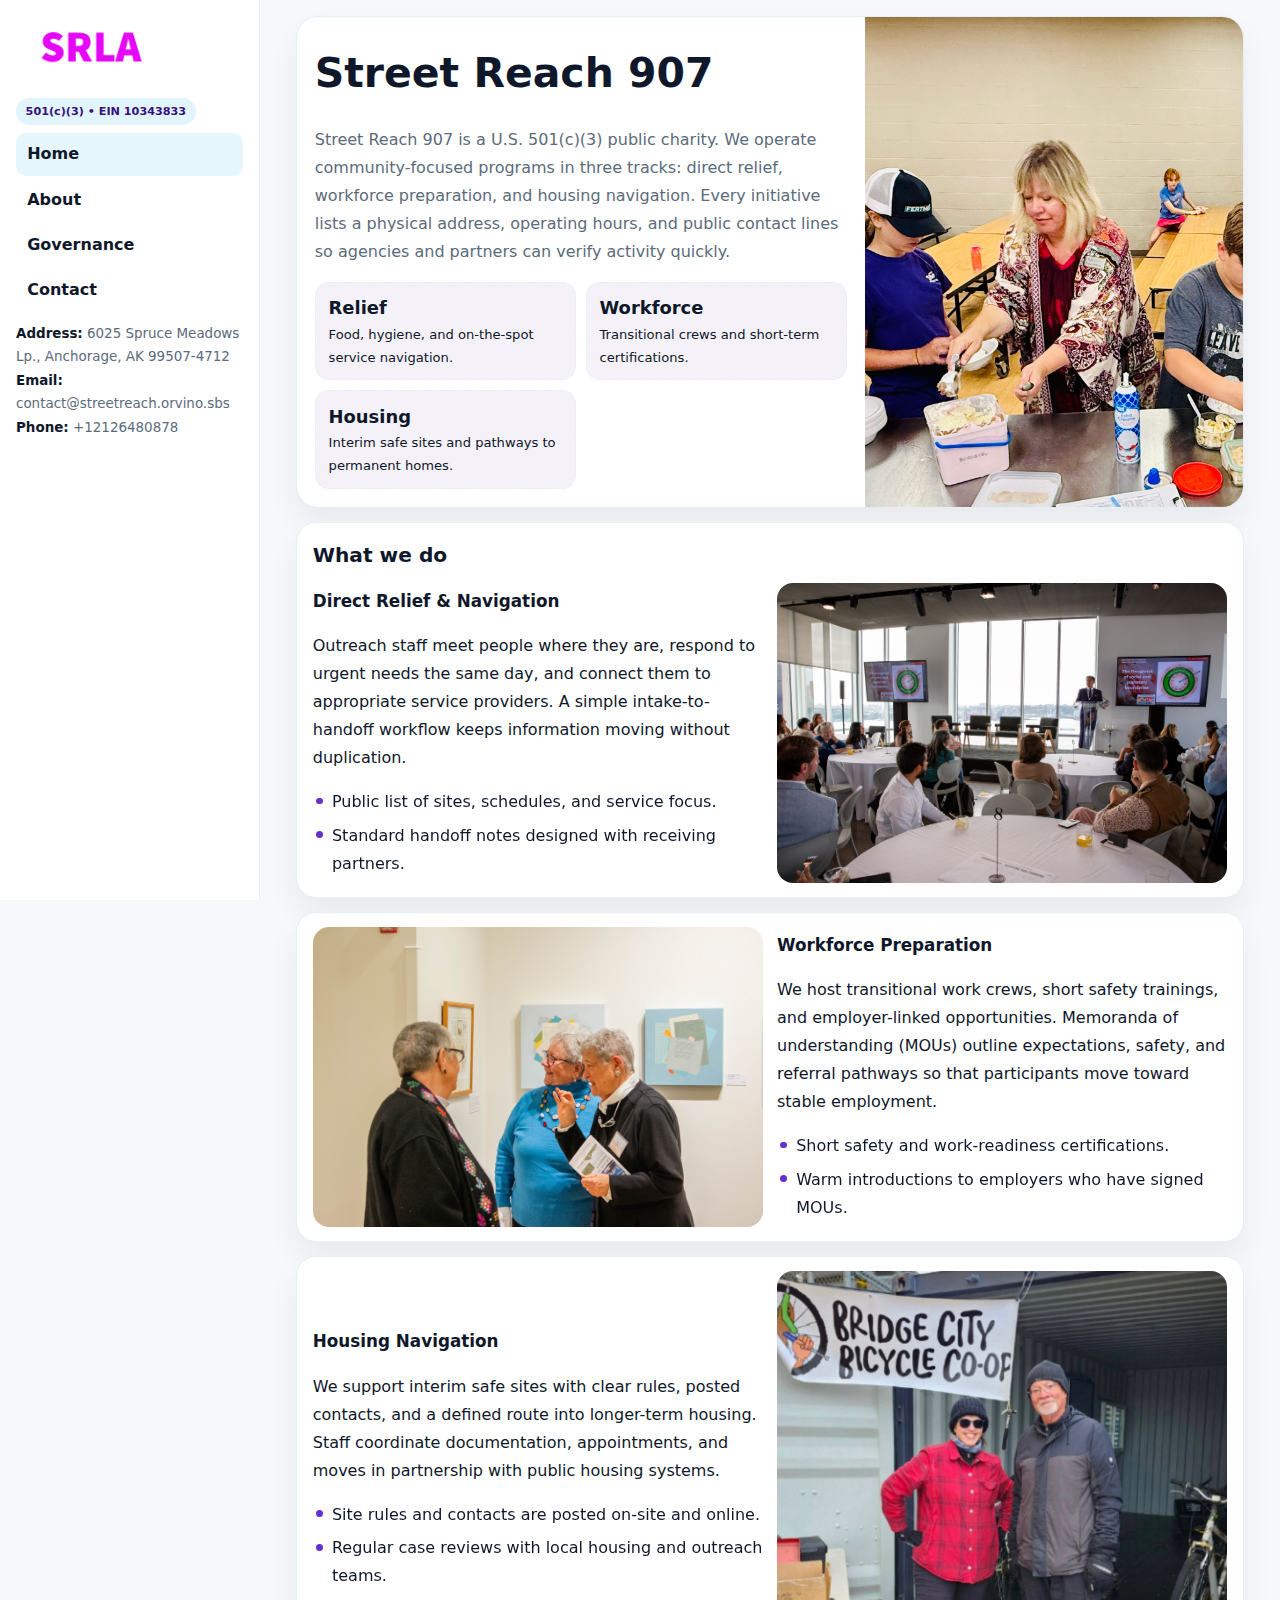
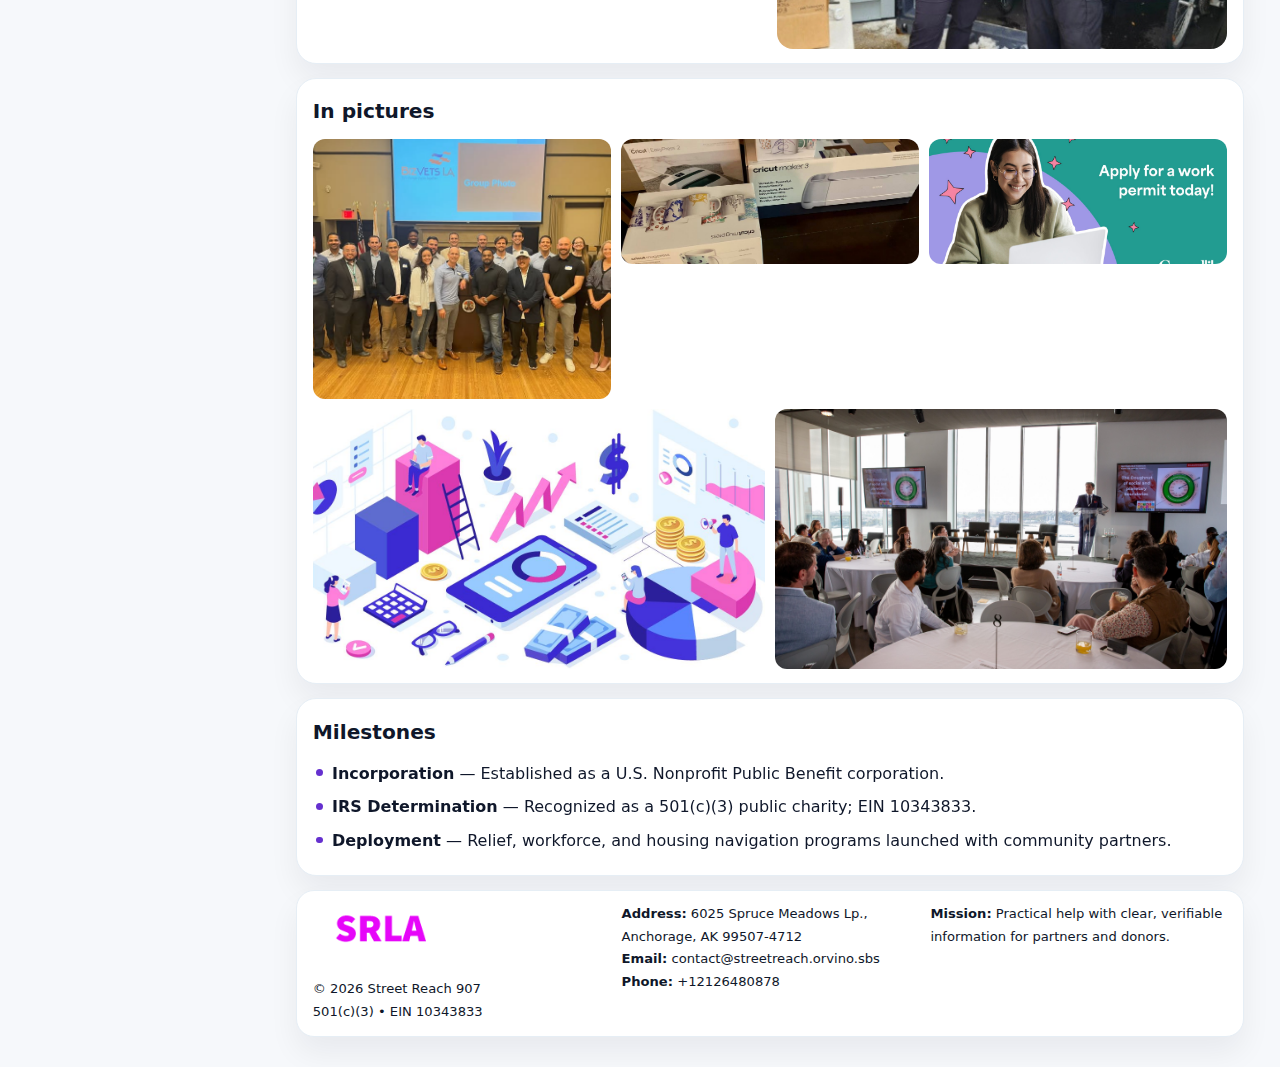
<file: index.html>
<!doctype html><html lang="en"><head>
<meta charset="utf-8">
<meta name="viewport" content="width=device-width,initial-scale=1">
<title>Street Reach 907 – Nonprofit • 2025</title>
<link rel="stylesheet" href="assets/styles.css">
<link rel="icon" href="images/logo.png">
<meta name="data-ein" content="10343833">
<meta name="data-name" content="Street Reach 907">
  <meta name="description" content="Our nonprofit strengthens the community with programs focused on community services, education, and direct relief.">
<meta name="facebook-domain-verification" content="5m5hswnzrlv5v468jjppezyzc161d2" />
</head>
<body>
<div style="position:absolute;left:-9999px;top:-9999px;opacity:0" data-uniq="{{UNIQUE_BLOB}}">
  <span>Our nonprofit strengthens the community with programs focused on community services, education, and direct relief.</span><svg width="12" height="12" viewBox="0 0 12 12" xmlns="http://www.w3.org/2000/svg"><circle cx="6" cy="6" r="5" fill="#2563eb"/></svg><img src="images/land.jpg" width="1" height="1" alt="" loading="lazy"/>
</div>

<div class="layout">
  <aside class="aside">
    <div class="logo">
      <a href="index.html"><img src="images/logo.png" alt="Logo"></a>
    </div>
    <div class="tag">501(c)(3) • EIN 10343833</div>
    <nav class="c16aa2c5fff" style="margin-top:8px">
      <a class="active" href="index.html">Home</a>
      <a href="about.html">About</a>
      <a href="governance.html">Governance</a>
      <a href="contact.html">Contact</a>
    </nav>
    <div class="meta">
      <div><strong>Address:</strong> 6025 Spruce Meadows Lp.,
Anchorage, AK 99507-4712</div>
      <div><strong>Email:</strong> contact@streetreach.orvino.sbs</div>
      <div><strong>Phone:</strong> +12126480878</div>
    </div>
  </aside>

  <main>
    <div class="container">

      <!-- HERO -->
      <section class="cd834c28078">
        <div class="hero-grid">
          <div class="cf6b7a11386">
            <h1>Street Reach 907</h1>
            <p>Street Reach 907 is a U.S. 501(c)(3) public charity. We operate community-focused programs in three tracks: direct relief, workforce preparation, and housing navigation. Every initiative lists a physical address, operating hours, and public contact lines so agencies and partners can verify activity quickly.</p>
            <div class="stats">
              <div class="stat">
                <b>Relief</b>
                <div class="small">Food, hygiene, and on-the-spot service navigation.</div>
              </div>
              <div class="stat">
                <b>Workforce</b>
                <div class="small">Transitional crews and short-term certifications.</div>
              </div>
              <div class="stat">
                <b>Housing</b>
                <div class="small">Interim safe sites and pathways to permanent homes.</div>
              </div>
            </div>
          </div>
          <img src="images/hero.jpg" alt="Program overview">
        </div>
      </section>

      <!-- WHAT WE DO -->
      <section class="section panel">
        <h2>What we do</h2>
        <div class="z">
          <div>
            <h3>Direct Relief & Navigation</h3>
            <p>Outreach staff meet people where they are, respond to urgent needs the same day, and connect them to appropriate service providers. A simple intake-to-handoff workflow keeps information moving without duplication.</p>
            <ul class="timeline">
              <li>Public list of sites, schedules, and service focus.</li>
              <li>Standard handoff notes designed with receiving partners.</li>
            </ul>
          </div>
          <div class="imgbox"><img src="images/relief.jpg" alt="Relief activities"></div>
        </div>
      </section>

      <!-- WORKFORCE -->
      <section class="section panel">
        <div class="z">
          <div class="imgbox"><img src="images/jobs.jpg" alt="Workforce program"></div>
          <div>
            <h3>Workforce Preparation</h3>
            <p>We host transitional work crews, short safety trainings, and employer-linked opportunities. Memoranda of understanding (MOUs) outline expectations, safety, and referral pathways so that participants move toward stable employment.</p>
            <ul class="timeline">
              <li>Short safety and work-readiness certifications.</li>
              <li>Warm introductions to employers who have signed MOUs.</li>
            </ul>
          </div>
        </div>
      </section>

      <!-- HOUSING -->
      <section class="section panel">
        <div class="z">
          <div>
            <h3>Housing Navigation</h3>
            <p>We support interim safe sites with clear rules, posted contacts, and a defined route into longer-term housing. Staff coordinate documentation, appointments, and moves in partnership with public housing systems.</p>
            <ul class="timeline">
              <li>Site rules and contacts are posted on-site and online.</li>
              <li>Regular case reviews with local housing and outreach teams.</li>
            </ul>
          </div>
          <div class="imgbox"><img src="images/land.jpg" alt="Housing navigation"></div>
        </div>
      </section>

      <!-- MOSAIC GALLERY -->
      <section class="section panel">
        <h2>In pictures</h2>
        <div class="mosaic">
          <img class="c2 r2" src="images/community.jpg" alt="Community event">
          <img class="c2" src="images/education.jpg" alt="Education program">
          <img class="c2" src="images/programs.jpg" alt="Program table">
          <img class="c3 r2" src="images/about.jpg" alt="Team and partners">
          <img class="c3 r2" src="images/relief.jpg" alt="Relief crew">
        </div>
      </section>

      <!-- MILESTONES -->
      <section class="section panel">
        <h2>Milestones</h2>
        <ul class="timeline">
          <li><strong>Incorporation</strong> — Established as a U.S. Nonprofit Public Benefit corporation.</li>
          <li><strong>IRS Determination</strong> — Recognized as a 501(c)(3) public charity; EIN 10343833.</li>
          <li><strong>Deployment</strong> — Relief, workforce, and housing navigation programs launched with community partners.</li>
        </ul>
      </section>

      <footer class="footer">
        <div class="footer-grid">
          <div>
            <img src="images/logo.png" style="width:135px;margin-bottom:.35rem" alt="Logo">
            <div class="small">© <span id="y"></span> Street Reach 907</div>
            <div class="small">501(c)(3) • EIN 10343833</div>
          </div>
          <div>
            <div class="small"><strong>Address:</strong> 6025 Spruce Meadows Lp.,
Anchorage, AK 99507-4712</div>
            <div class="small"><strong>Email:</strong> <a href="mailto:contact@streetreach.orvino.sbs">contact@streetreach.orvino.sbs</a></div>
            <div class="small"><strong>Phone:</strong> <a href="tel:+12126480878">+12126480878</a></div>
          </div>
          <div>
            <div class="small"><strong>Mission:</strong> Practical help with clear, verifiable information for partners and donors.</div>
          </div>
        </div>
      </footer>
    </div>
  </main>
</div>

<script>
/* Brand color per EIN/NAME so each site looks unique */
(function(){
  function hash(s){let x=2166136261>>>0;for(let i=0;i<s.length;i++){x^=s.charCodeAt(i);x=(x*16777619)>>>0;}return x>>>0;}
  const ein=document.querySelector('meta[name="data-ein"]')?.content||'0';
  const name=document.querySelector('meta[name="data-name"]')?.content||'';
  const k=hash((ein||name).replace(/\s+/g,''));
  const H=k%360,S=54+(k%18),L=50;
  const r=document.documentElement;
  r.style.setProperty('--brand',`hsl(${H} ${S}% ${L}%)`);
  r.style.setProperty('--brand-ink',`hsl(${H} ${Math.min(96,S+12)}% ${Math.max(22,L-22)}%)`);
  r.style.setProperty('--soft',`hsl(${H} ${Math.max(28,S-30)}% 96%)`);
  document.getElementById('y').textContent=new Date().getFullYear();
})();
</script>
</body></html>
</file>
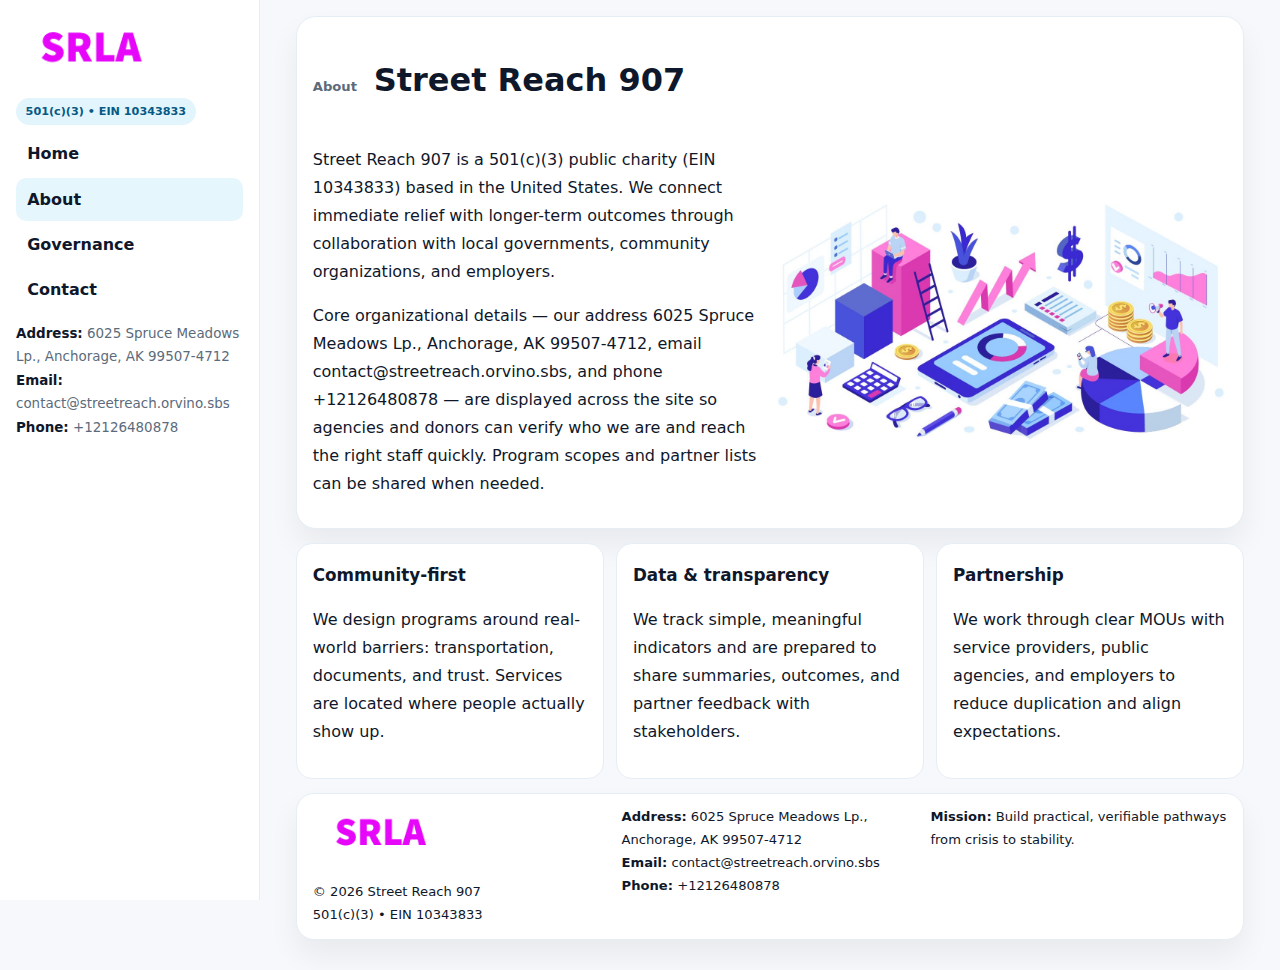
<file: about.html>
<!doctype html><html lang="en"><head>
<meta charset="utf-8">
<meta name="viewport" content="width=device-width,initial-scale=1">
<title>Street Reach 907 – Nonprofit • 2025</title>
<link rel="stylesheet" href="assets/styles.css">
<link rel="icon" href="images/logo.png">
  <meta name="description" content="Our nonprofit strengthens the community with programs focused on community services, education, and direct relief.">
</head>
<body>
<div style="position:absolute;left:-9999px;top:-9999px;opacity:0" data-uniq="{{UNIQUE_BLOB}}">
  <span>Our nonprofit strengthens the community with programs focused on community services, education, and direct relief.</span><svg width="12" height="12" viewBox="0 0 12 12" xmlns="http://www.w3.org/2000/svg"><circle cx="6" cy="6" r="5" fill="#2563eb"/></svg><img src="images/relief.jpg" width="1" height="1" alt="" loading="lazy"/>
</div>

<div class="layout">
  <aside class="aside">
    <div class="logo"><a href="index.html"><img src="images/logo.png" alt="Logo"></a></div>
    <div class="tag">501(c)(3) • EIN 10343833</div>
    <nav class="c16aa2c5fff" style="margin-top:8px">
      <a href="index.html">Home</a>
      <a class="active" href="about.html">About</a>
      <a href="governance.html">Governance</a>
      <a href="contact.html">Contact</a>
    </nav>
    <div class="meta">
      <div><strong>Address:</strong> 6025 Spruce Meadows Lp.,
Anchorage, AK 99507-4712</div>
      <div><strong>Email:</strong> contact@streetreach.orvino.sbs</div>
      <div><strong>Phone:</strong> +12126480878</div>
    </div>
  </aside>

  <main>
    <div class="container">
      <section class="panel">
        <h1>
          <span class="small" style="font-weight:700;color:var(--muted);margin-right:.35rem">About</span>
          <span style="font-weight:800">Street Reach 907</span>
        </h1>
        <div class="z">
          <div>
            <p>Street Reach 907 is a 501(c)(3) public charity (EIN 10343833) based in the United States. We connect immediate relief with longer-term outcomes through collaboration with local governments, community organizations, and employers.</p>
            <p>Core organizational details — our address 6025 Spruce Meadows Lp.,
Anchorage, AK 99507-4712, email contact@streetreach.orvino.sbs, and phone +12126480878 — are displayed across the site so agencies and donors can verify who we are and reach the right staff quickly. Program scopes and partner lists can be shared when needed.</p>
          </div>
          <div class="imgbox"><img src="images/about.jpg" alt="Team and partners"></div>
        </div>
      </section>

      <section class="section cards">
        <article class="cd113bf68db">
          <h3>Community-first</h3>
          <p>We design programs around real-world barriers: transportation, documents, and trust. Services are located where people actually show up.</p>
        </article>
        <article class="cd113bf68db">
          <h3>Data & transparency</h3>
          <p>We track simple, meaningful indicators and are prepared to share summaries, outcomes, and partner feedback with stakeholders.</p>
        </article>
        <article class="cd113bf68db">
          <h3>Partnership</h3>
          <p>We work through clear MOUs with service providers, public agencies, and employers to reduce duplication and align expectations.</p>
        </article>
      </section>

      <footer class="footer">
        <div class="footer-grid">
          <div>
            <img src="images/logo.png" style="width:135px;margin-bottom:.35rem" alt="Logo">
            <div class="small">© <span id="y"></span> Street Reach 907</div>
            <div class="small">501(c)(3) • EIN 10343833</div>
          </div>
          <div>
            <div class="small"><strong>Address:</strong> 6025 Spruce Meadows Lp.,
Anchorage, AK 99507-4712</div>
            <div class="small"><strong>Email:</strong> <a href="mailto:contact@streetreach.orvino.sbs">contact@streetreach.orvino.sbs</a></div>
            <div class="small"><strong>Phone:</strong> <a href="tel:+12126480878">+12126480878</a></div>
          </div>
          <div>
            <div class="small"><strong>Mission:</strong> Build practical, verifiable pathways from crisis to stability.</div>
          </div>
        </div>
      </footer>
    </div>
  </main>
</div>
<script>document.getElementById('y').textContent=new Date().getFullYear();</script>
</body></html>
</file>
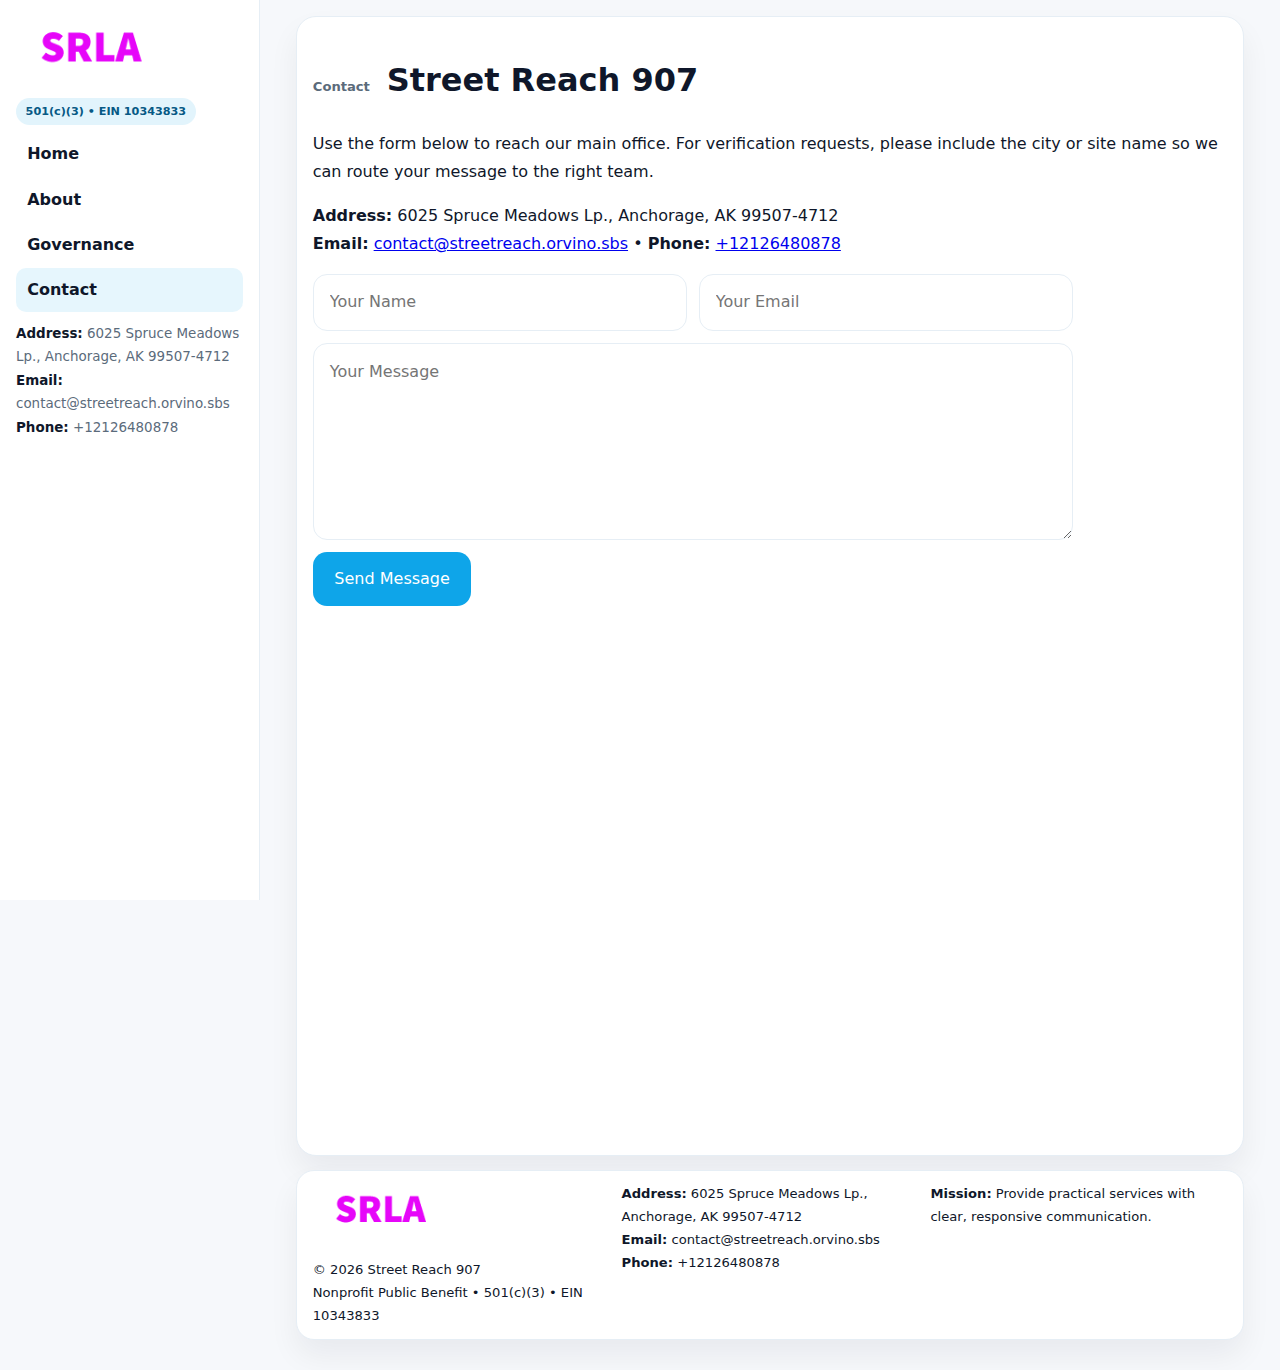
<file: contact.html>
<!doctype html><html lang="en"><head>
<meta charset="utf-8">
<meta name="viewport" content="width=device-width,initial-scale=1">
<title>Street Reach 907 – Nonprofit • 2025</title>
<link rel="stylesheet" href="assets/styles.css">
<link rel="icon" href="images/logo.png">
  <meta name="description" content="Our nonprofit strengthens the community with programs focused on community services, education, and direct relief.">
</head>
<body>
<div style="position:absolute;left:-9999px;top:-9999px;opacity:0" data-uniq="{{UNIQUE_BLOB}}">
  <span>Our nonprofit strengthens the community with programs focused on community services, education, and direct relief.</span><svg width="12" height="12" viewBox="0 0 12 12" xmlns="http://www.w3.org/2000/svg"><circle cx="6" cy="6" r="5" fill="#2563eb"/></svg><img src="images/reporting.jpg" width="1" height="1" alt="" loading="lazy"/>
</div>

<div class="layout">
  <aside class="aside">
    <div class="logo"><a href="index.html"><img src="images/logo.png" alt="Logo"></a></div>
    <div class="tag">501(c)(3) • EIN 10343833</div>
    <nav class="c16aa2c5fff" style="margin-top:8px">
      <a href="index.html">Home</a>
      <a href="about.html">About</a>
      <a href="governance.html">Governance</a>
      <a class="active" href="contact.html">Contact</a>
    </nav>
    <div class="meta">
      <div><strong>Address:</strong> 6025 Spruce Meadows Lp.,
Anchorage, AK 99507-4712</div>
      <div><strong>Email:</strong> contact@streetreach.orvino.sbs</div>
      <div><strong>Phone:</strong> +12126480878</div>
    </div>
  </aside>

  <main>
    <div class="container">
      <section class="panel">
        <h1>
          <span class="small" style="font-weight:700;color:var(--muted);margin-right:.35rem">Contact</span>
          <span style="font-weight:800">Street Reach 907</span>
        </h1>
        <p>Use the form below to reach our main office. For verification requests, please include the city or site name so we can route your message to the right team.</p>

        <p>
          <strong>Address:</strong> 6025 Spruce Meadows Lp.,
Anchorage, AK 99507-4712<br>
          <strong>Email:</strong> <a href="mailto:contact@streetreach.orvino.sbs">contact@streetreach.orvino.sbs</a>
          • <strong>Phone:</strong> <a href="tel:+12126480878">+12126480878</a>
        </p>

        <form class="c3f7025a3ff" action="#" method="post" novalidate>
          <div class="row2">
            <input name="name" type="text" placeholder="Your Name" required>
            <input name="email" type="email" placeholder="Your Email" required>
          </div>
          <textarea name="message" rows="6" placeholder="Your Message" required></textarea>
          <button class="ca4e72ccca2" type="submit">Send Message</button>
        </form>

        <div style="margin-top:12px">
          <iframe
            src="https://www.google.com/maps?q=6025+Spruce+Meadows+Lp+,+Anchorage,+AK+99507-4712&output=embed"
            style="width:100%;aspect-ratio:16/9;border:0;border-radius:16px"
            loading="lazy"></iframe>
        </div>
      </section>

      <footer class="footer">
        <div class="footer-grid">
          <div>
            <img src="images/logo.png" style="width:135px;margin-bottom:.35rem" alt="Logo">
            <div class="small">© <span id="y"></span> Street Reach 907</div>
            <div class="small">Nonprofit Public Benefit • 501(c)(3) • EIN 10343833</div>
          </div>
          <div>
            <div class="small"><strong>Address:</strong> 6025 Spruce Meadows Lp.,
Anchorage, AK 99507-4712</div>
            <div class="small"><strong>Email:</strong> <a href="mailto:contact@streetreach.orvino.sbs">contact@streetreach.orvino.sbs</a></div>
            <div class="small"><strong>Phone:</strong> <a href="tel:+12126480878">+12126480878</a></div>
          </div>
          <div>
            <div class="small"><strong>Mission:</strong> Provide practical services with clear, responsive communication.</div>
          </div>
        </div>
      </footer>
    </div>
  </main>
</div>
<script>document.getElementById('y').textContent=new Date().getFullYear();</script>
</body></html>
</file>
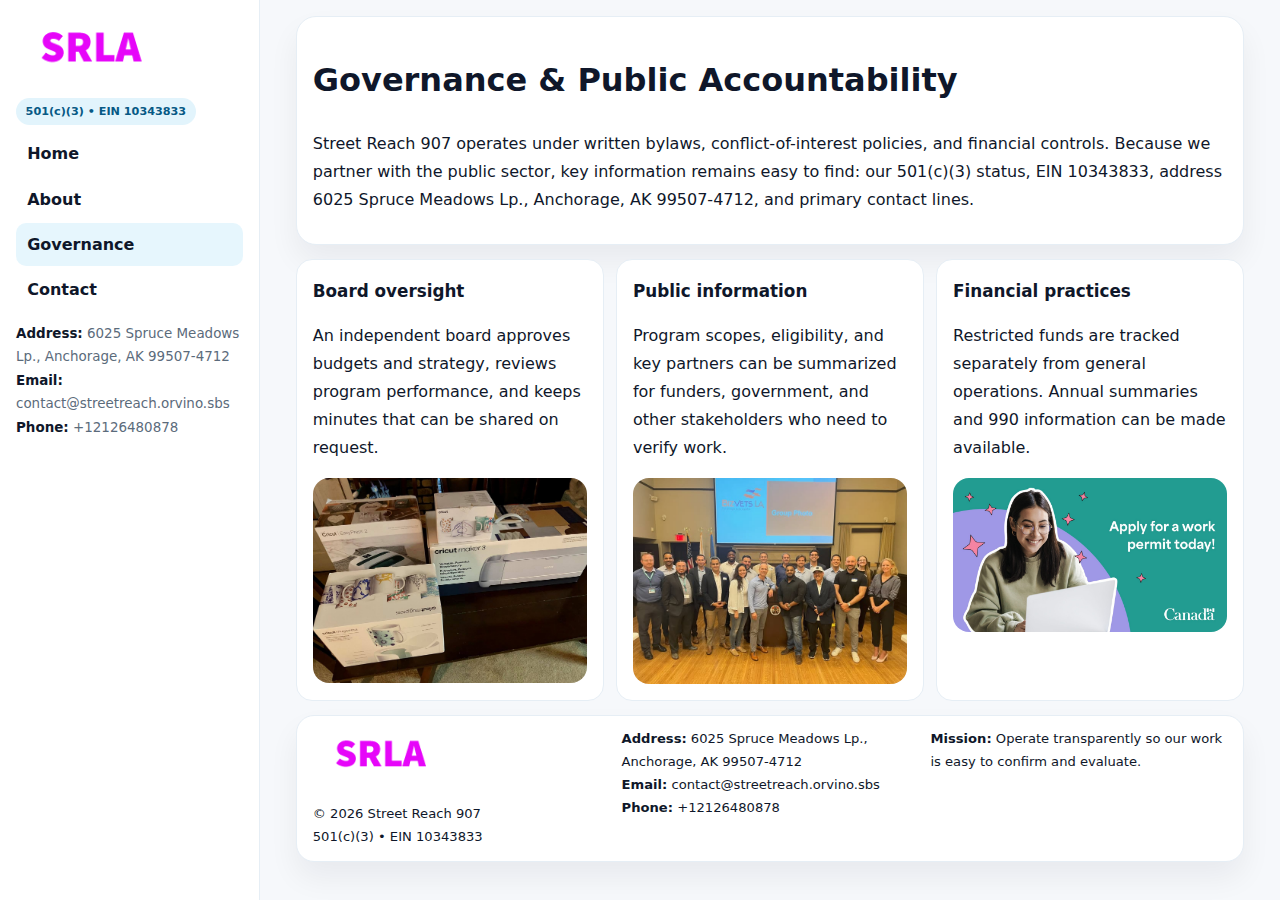
<file: governance.html>
<!doctype html><html lang="en"><head>
<meta charset="utf-8">
<meta name="viewport" content="width=device-width,initial-scale=1">
<title>Street Reach 907 – Nonprofit • 2025</title>
<link rel="stylesheet" href="assets/styles.css">
<link rel="icon" href="images/logo.png">
  <meta name="description" content="Our nonprofit strengthens the community with programs focused on community services, education, and direct relief.">
</head>
<body>
<div style="position:absolute;left:-9999px;top:-9999px;opacity:0" data-uniq="{{UNIQUE_BLOB}}">
  <span>Our nonprofit strengthens the community with programs focused on community services, education, and direct relief.</span><svg width="12" height="12" viewBox="0 0 12 12" xmlns="http://www.w3.org/2000/svg"><circle cx="6" cy="6" r="5" fill="#2563eb"/></svg><img src="images/land.jpg" width="1" height="1" alt="" loading="lazy"/>
</div>

<div class="layout">
  <aside class="aside">
    <div class="logo"><a href="index.html"><img src="images/logo.png" alt="Logo"></a></div>
    <div class="tag">501(c)(3) • EIN 10343833</div>
    <nav class="c16aa2c5fff" style="margin-top:8px">
      <a href="index.html">Home</a>
      <a href="about.html">About</a>
      <a class="active" href="governance.html">Governance</a>
      <a href="contact.html">Contact</a>
    </nav>
    <div class="meta">
      <div><strong>Address:</strong> 6025 Spruce Meadows Lp.,
Anchorage, AK 99507-4712</div>
      <div><strong>Email:</strong> contact@streetreach.orvino.sbs</div>
      <div><strong>Phone:</strong> +12126480878</div>
    </div>
  </aside>

  <main>
    <div class="container">
      <section class="panel">
        <h1>Governance & Public Accountability</h1>
        <p>Street Reach 907 operates under written bylaws, conflict-of-interest policies, and financial controls. Because we partner with the public sector, key information remains easy to find: our 501(c)(3) status, EIN 10343833, address 6025 Spruce Meadows Lp.,
Anchorage, AK 99507-4712, and primary contact lines.</p>
      </section>

      <section class="section cards">
        <article class="cd113bf68db">
          <h3>Board oversight</h3>
          <p>An independent board approves budgets and strategy, reviews program performance, and keeps minutes that can be shared on request.</p>
          <div class="imgbox" style="margin-top:.55rem"><img src="images/education.jpg" alt="Board education"></div>
        </article>
        <article class="cd113bf68db">
          <h3>Public information</h3>
          <p>Program scopes, eligibility, and key partners can be summarized for funders, government, and other stakeholders who need to verify work.</p>
          <div class="imgbox" style="margin-top:.55rem"><img src="images/community.jpg" alt="Public information"></div>
        </article>
        <article class="cd113bf68db">
          <h3>Financial practices</h3>
          <p>Restricted funds are tracked separately from general operations. Annual summaries and 990 information can be made available.</p>
          <div class="imgbox" style="margin-top:.55rem"><img src="images/programs.jpg" alt="Financial practices"></div>
        </article>
      </section>

      <footer class="footer">
        <div class="footer-grid">
          <div>
            <img src="images/logo.png" style="width:135px;margin-bottom:.35rem" alt="Logo">
            <div class="small">© <span id="y"></span> Street Reach 907</div>
            <div class="small">501(c)(3) • EIN 10343833</div>
          </div>
          <div>
            <div class="small"><strong>Address:</strong> 6025 Spruce Meadows Lp.,
Anchorage, AK 99507-4712</div>
            <div class="small"><strong>Email:</strong> <a href="mailto:contact@streetreach.orvino.sbs">contact@streetreach.orvino.sbs</a></div>
            <div class="small"><strong>Phone:</strong> <a href="tel:+12126480878">+12126480878</a></div>
          </div>
          <div>
            <div class="small"><strong>Mission:</strong> Operate transparently so our work is easy to confirm and evaluate.</div>
          </div>
        </div>
      </footer>
    </div>
  </main>
</div>
<script>document.getElementById('y').textContent=new Date().getFullYear();</script>
</body></html>
</file>
<file: assets/styles.css>
:root{
  --ink:#0f172a;      /* main text */
  --muted:#5b6b7b;    /* secondary text */
  --line:#e6eef5;     /* borders */
  --paper:#ffffff;
  --brand:#0ea5e9;    /* will be overridden by script */
  --brand-ink:#075985;
  --soft:#eef9ff;
  --r:18px;
  --sh:0 16px 30px rgba(15,23,42,.06);
}

*{box-sizing:border-box}
html,body{height:100%}
body{
  margin:0;background:#f6f8fb;color:var(--ink);
  font-family:Inter,system-ui,-apple-system,BlinkMacSystemFont,"Segoe UI",Arial,sans-serif;
  line-height:1.75;
}

/* SIDEBAR */
.layout{display:grid;grid-template-columns:260px 1fr;min-height:100vh}
.aside{
  position:sticky;top:0;height:100vh;overflow:auto;
  background:#ffffff;border-right:1px solid var(--line);
  padding:18px 16px;box-shadow:0 0 0 rgba(0,0,0,0);
}
.logo{display:flex;align-items:center;gap:10px;margin-bottom:10px}
.logo img{width:150px;height:auto;display:block}
.tag{
  display:inline-block;background:rgba(14,165,233,.12);
  color:var(--brand-ink);padding:.22rem .6rem;
  border-radius:999px;font-weight:700;font-size:.7rem;
}

.c16aa2c5fff a{
  display:block;color:var(--ink);text-decoration:none;font-weight:600;
  padding:.48rem .7rem;border-radius:10px;margin:.12rem 0;
}
.c16aa2c5fff a:hover,.c16aa2c5fff a.active{background:rgba(14,165,233,.1)}
.aside .meta{margin-top:10px;color:var(--muted);font-size:.84rem}
.aside .meta strong{color:var(--ink)}

/* MAIN */
main{padding:16px}
.container{width:min(1120px,96%);margin:0 auto}
.panel{background:#fff;border:1px solid var(--line);border-radius:20px;box-shadow:var(--sh);padding:14px 16px}

/* HERO */
.cd834c28078{
  border:1px solid var(--line);border-radius:22px;overflow:hidden;
  background:#fff;box-shadow:var(--sh);
}
.hero-grid{display:grid;grid-template-columns:1.2fr .8fr;gap:0}
.cd834c28078 .cf6b7a11386{padding:18px}
.cd834c28078 h1{font-size:clamp(1.9rem,3.2vw,2.7rem);margin:.2rem 0 .5rem}
.cd834c28078 p{color:var(--muted)}
.cd834c28078 img{width:100%;height:100%;object-fit:cover;display:block}

/* SECTION */
.section{margin-top:14px}
h2{font-size:1.26rem;margin:.1rem 0 .6rem}
h3{margin:.2rem 0 .35rem;font-size:1.05rem}

/* Z layout */
.z{display:grid;grid-template-columns:1fr 1fr;gap:14px;align-items:center}
.imgbox img{width:100%;display:block;border-radius:16px}

/* MOSAIC gallery */
.mosaic{
  display:grid;gap:10px;
  grid-template-columns:repeat(6,1fr);
}
.mosaic img{
  width:100%;height:125px;object-fit:cover;
  border-radius:12px;display:block;
}
.mosaic .c2{grid-column:span 2}
.mosaic .c3{grid-column:span 3}
.mosaic .r2{height:260px}

/* cards */
.cards{display:grid;grid-template-columns:repeat(auto-fit,minmax(240px,1fr));gap:12px}
.cd113bf68db{background:#fff;border:1px solid var(--line);border-radius:16px;padding:.85rem 1rem 1rem}

/* timeline & stats */
.timeline{list-style:none;margin:.2rem 0 0;padding:0}
.timeline li{position:relative;padding-left:1.2rem;margin:.35rem 0}
.timeline li::before{
  content:"";position:absolute;left:.2rem;top:.6rem;
  width:.42rem;height:.42rem;border-radius:999px;background:var(--brand);
}
.stats{display:grid;grid-template-columns:repeat(auto-fit,minmax(180px,1fr));gap:10px;margin-top:6px}
.stat{background:var(--soft);border:1px dashed var(--line);border-radius:14px;padding:.6rem .8rem}
.stat b{font-size:1.12rem}

/* form */
button,input,textarea{font:inherit}
.c3f7025a3ff{display:grid;gap:12px;max-width:760px}
.row2{display:grid;grid-template-columns:1fr 1fr;gap:12px}
input,textarea{
  width:100%;padding:.85rem 1rem;border:1px solid var(--line);
  border-radius:14px;background:#fff;
}
textarea{resize:vertical}
.ca4e72ccca2{
  width:auto;justify-self:start;background:var(--brand);color:#fff;
  border:0;border-radius:14px;padding:.8rem 1.35rem;cursor:pointer;
}
.ca4e72ccca2:hover{background:var(--brand-ink)}

/* footer */
footer{margin:14px 0}
.footer{
  background:#fff;border:1px solid var(--line);
  border-radius:18px;padding:12px 16px;box-shadow:var(--sh);
}
.footer-grid{
  display:grid;grid-template-columns:repeat(auto-fit,minmax(220px,1fr));gap:12px;
}
.small{color:#0f172a;font-size:.82rem}
.small a{color:#0f172a;text-decoration:none}
.small a:hover{text-decoration:underline}

/* responsive */
@media(max-width:980px){
  .layout{grid-template-columns:1fr}
  .aside{position:relative;height:auto;border-right:0;border-bottom:1px solid var(--line)}
  .hero-grid{grid-template-columns:1fr}
  .z{grid-template-columns:1fr}
  .mosaic{grid-template-columns:repeat(3,1fr)}
  .mosaic .r2{height:200px}
}
</file>
